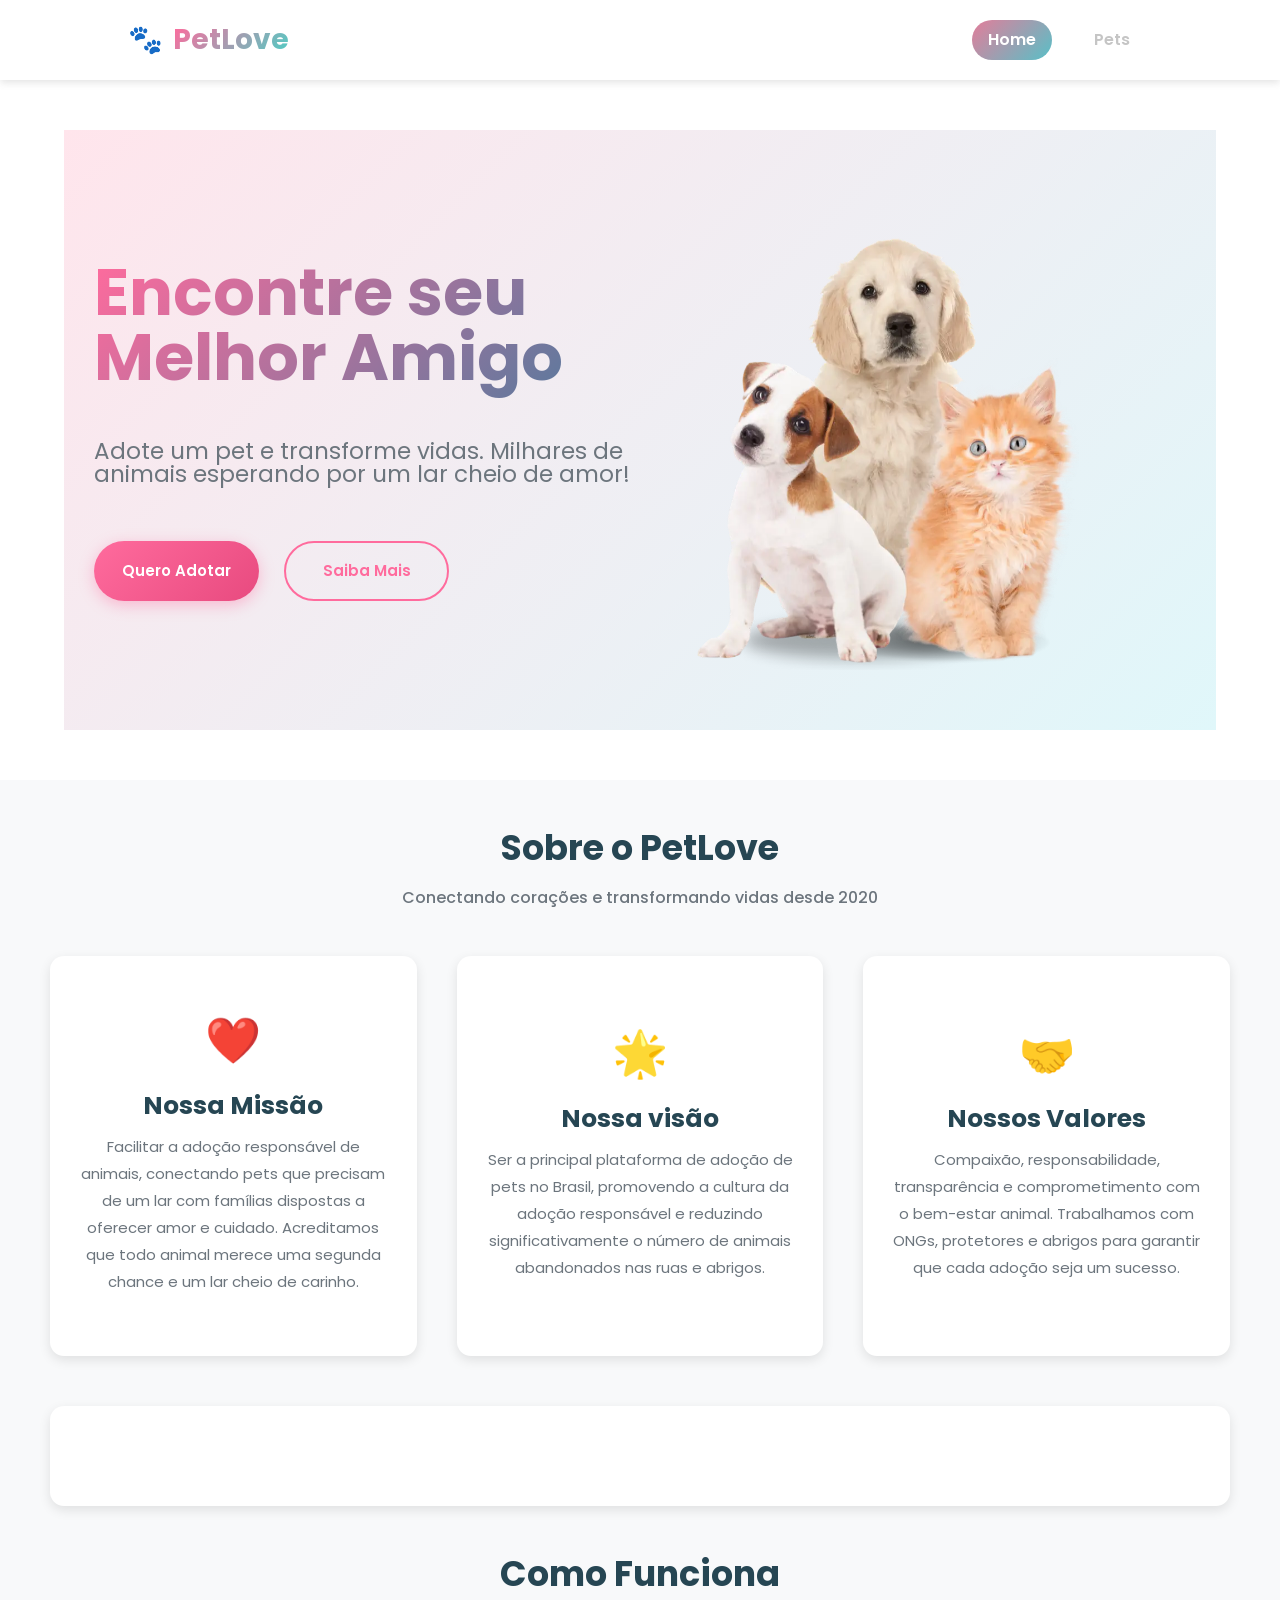
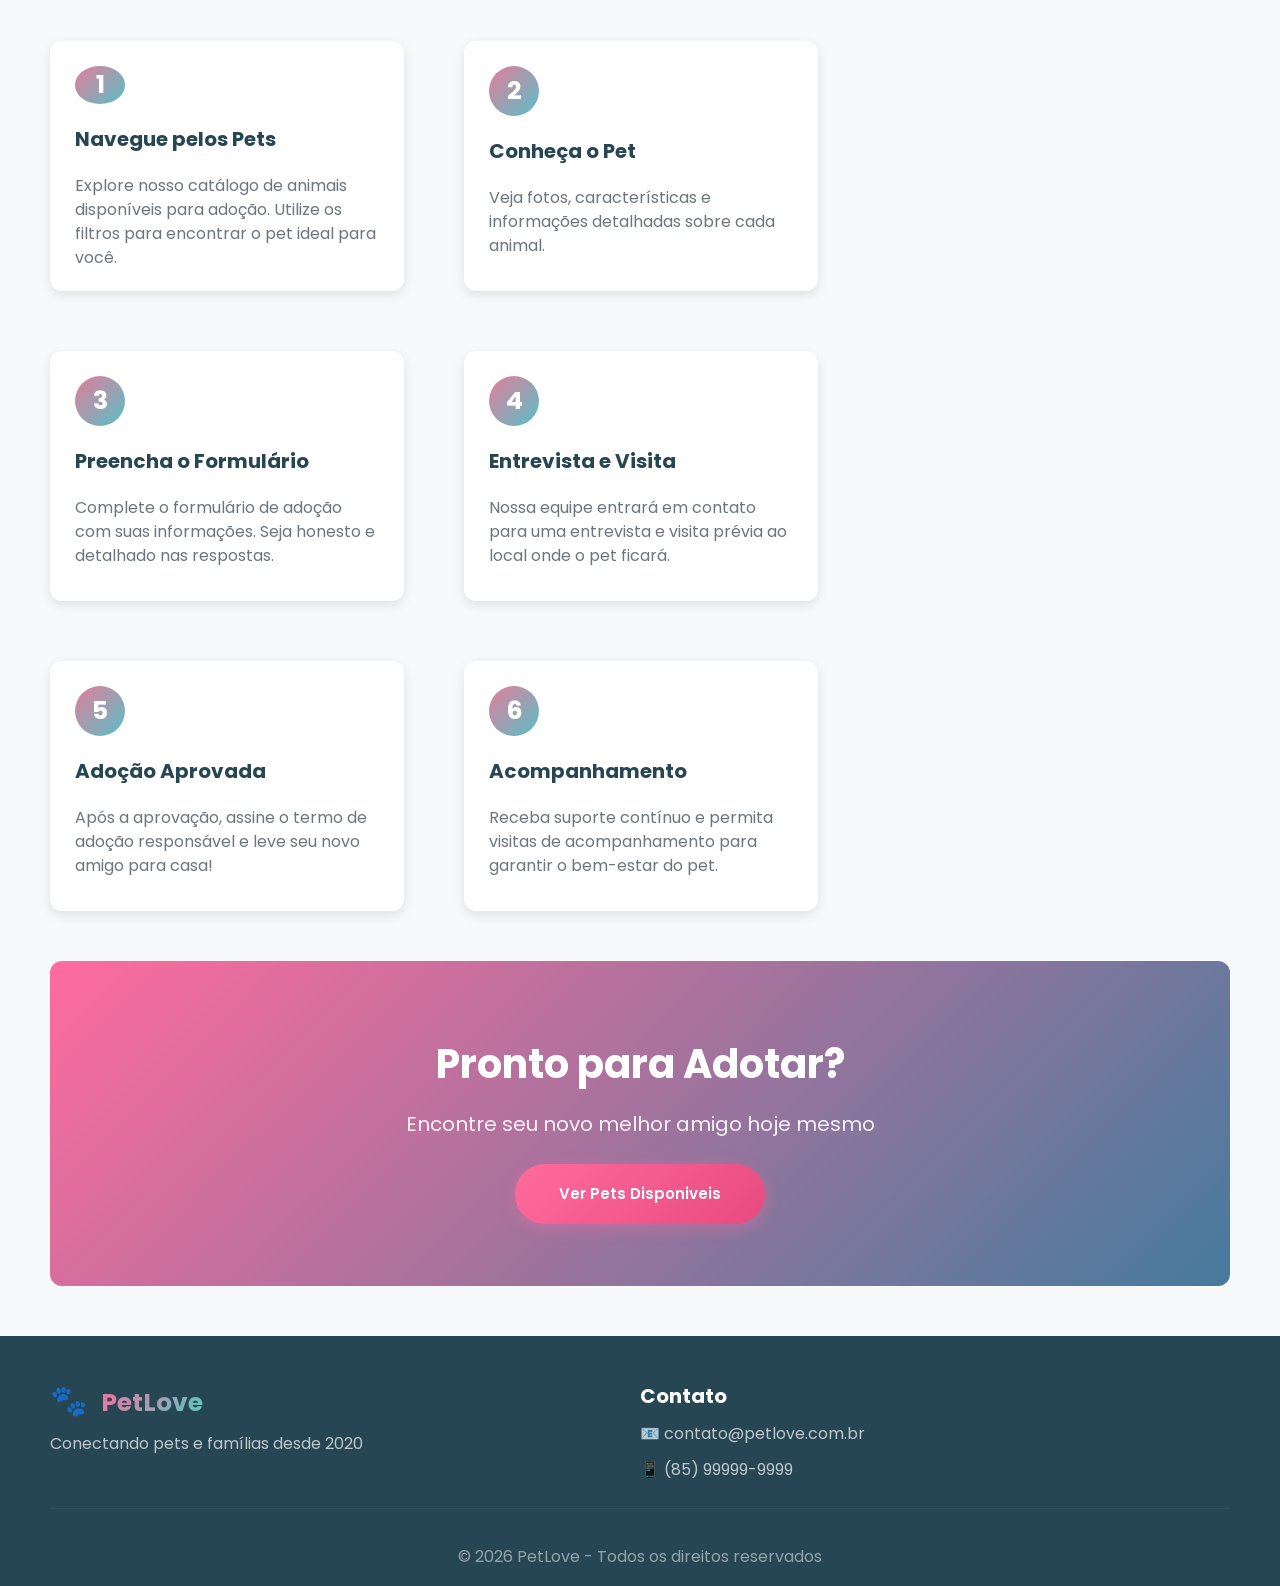
<file: index.html>
<!doctype html>
<html lang="en">
  <head>
    <meta charset="UTF-8" />
    <meta name="viewport" content="width=device-width, initial-scale=1.0" />
    <link rel="stylesheet" href="./styles/reset.css" />
    <link rel="stylesheet" href="./styles/main.css" />
    <link rel="stylesheet" href="index.css" />
    <title>PetLove - Adocao de Pets</title>
    <script src="scripts/menu.js" defer></script>
    <script src="index.js" defer></script>
    <script src="scripts/rodape.js" defer></script>
    <link rel="preconnect" href="https://fonts.googleapis.com" />
    <link rel="preconnect" href="https://fonts.gstatic.com" crossorigin />
    <link
      href="https://fonts.googleapis.com/css2?family=Poppins:ital,wght@0,100;0,200;0,300;0,400;0,500;0,600;0,700;0,800;0,900;1,100;1,200;1,300;1,400;1,500;1,600;1,700;1,800;1,900&display=swap"
      rel="stylesheet"
    />
  </head>
  <body>
    <div class="container-principal" id="container-principal">
      <div class="hero-container">
        <div class="hero-content">
          <h1 class="hero-title">Encontre seu Melhor Amigo</h1>
          <p class="hero-subtitle">
            Adote um pet e transforme vidas. Milhares de animais esperando por
            um lar cheio de amor!
          </p>
          <div class="hero-btns">
            <a class="hero-btn_primary" href="pages/pets/pets.html"
              >Quero Adotar</a
            >
            <a class="hero-btn_secondary" href="#how-it-works"">Saiba Mais</a>
          </div>
        </div>
        <div class="hero-img">
          <img src="assets/adoption-pets.webp" class="hero-pet_image" />
        </div>
      </div>
      <div class="all_about-container">
        <div class="about-container">
          <div class="about-title">
            <h1>Sobre o PetLove</h1>
            <h2>Conectando corações e transformando vidas desde 2020</h2>
          </div>
          <div class="about-content">
            <div class="about-card">
              <div class="card-icon">❤️</div>
              <h3>Nossa Missão</h3>
              <p>
                Facilitar a adoção responsável de animais, conectando pets que
                precisam de um lar com famílias dispostas a oferecer amor e
                cuidado. Acreditamos que todo animal merece uma segunda chance e
                um lar cheio de carinho.
              </p>
            </div>
            <div class="about-card">
              <div class="card-icon">🌟</div>
              <h3>Nossa visão</h3>
              <p>
                Ser a principal plataforma de adoção de pets no Brasil,
                promovendo a cultura da adoção responsável e reduzindo
                significativamente o número de animais abandonados nas ruas e
                abrigos.
              </p>
            </div>
            <div class="about-card">
              <div class="card-icon">🤝</div>
              <h3>Nossos Valores</h3>
              <p>
                Compaixão, responsabilidade, transparência e comprometimento com
                o bem-estar animal. Trabalhamos com ONGs, protetores e abrigos
                para garantir que cada adoção seja um sucesso.
              </p>
            </div>
          </div>
          <div class="status-content" id="status-content">
            <!--<div class="status-about_item">
              <div class="status-about_number">1.234</div>
              <div class="status-about_label">Pets Adotados</div>
            </div>
            <div class="status-about_item">
              <div class="status-about_number">456</div>
              <div class="status-about_label">Pets Disponiveis</div>
            </div>
            <div class="status-about_item">
              <div class="status-about_number">789</div>
              <div class="status-about_label">Familias Felizes</div>
            </div>
            <div class="status-about_item">
              <div class="status-about_number">50+</div>
              <div class="status-about_label">Parceiros</div>
            </div> -->
          </div>
          <div class="how-it-works" id="how-it-works">
            <h2>Como Funciona</h2>
            <div class="step-flex">
              <div class="step-card">
                <div class="step-number">1</div>
                <h3>Navegue pelos Pets</h3>
                <p>
                  Explore nosso catálogo de animais disponíveis para adoção.
                  Utilize os filtros para encontrar o pet ideal para você.
                </p>
              </div>
              <div class="step-card">
                <div class="step-number">2</div>
                <h3>Conheça o Pet</h3>
                <p>
                  Veja fotos, características e informações detalhadas sobre
                  cada animal.
                </p>
              </div>
              <div class="step-card">
                <div class="step-number">3</div>
                <h3>Preencha o Formulário</h3>
                <p>
                  Complete o formulário de adoção com suas informações. Seja
                  honesto e detalhado nas respostas.
                </p>
              </div>
              <div class="step-card">
                <div class="step-number">4</div>
                <h3>Entrevista e Visita</h3>
                <p>
                  Nossa equipe entrará em contato para uma entrevista e visita
                  prévia ao local onde o pet ficará.
                </p>
              </div>
              <div class="step-card">
                <div class="step-number">5</div>
                <h3>Adoção Aprovada</h3>
                <p>
                  Após a aprovação, assine o termo de adoção responsável e leve
                  seu novo amigo para casa!
                </p>
              </div>
              <div class="step-card">
                <div class="step-number">6</div>
                <h3>Acompanhamento</h3>
                <p>
                  Receba suporte contínuo e permita visitas de acompanhamento
                  para garantir o bem-estar do pet.
                </p>
              </div>
            </div>
          </div>
          <div class="cta-about">
            <h2>Pronto para Adotar?</h2>
            <p>Encontre seu novo melhor amigo hoje mesmo</p>
            <a href="pages/pets/pets.html">Ver Pets Disponiveis</a>
          </div>
          
        </div>
      </div>
      <footer class="footer-container" id="footer-container"> <!-- <div class="footer">
              <div class="footer-section">
                
                <div>
                <span class="paw-icon_footer">🐾</span>
                <span class="footer-logo_span">PetLove</span>
                </div>
                <p> Conectando pets e famílias desde 2020</p>
            </div>

            <div class="footer-section">
              <h4> Contato</h4>
              <a href="mailto:@gmail.com">📧 contato@petlove.com.br</a>
              <a href="tel: 0000000-0000"> 📱 (85) 99999-9999</a>
            </div>
            </div>
            
            <div class="footer-bottom">
              <p> © 2026 PetLove - Todos os direitos reservados </p>
            </div>
            --></footer>

    </div>
  </body>
</html>
</file>
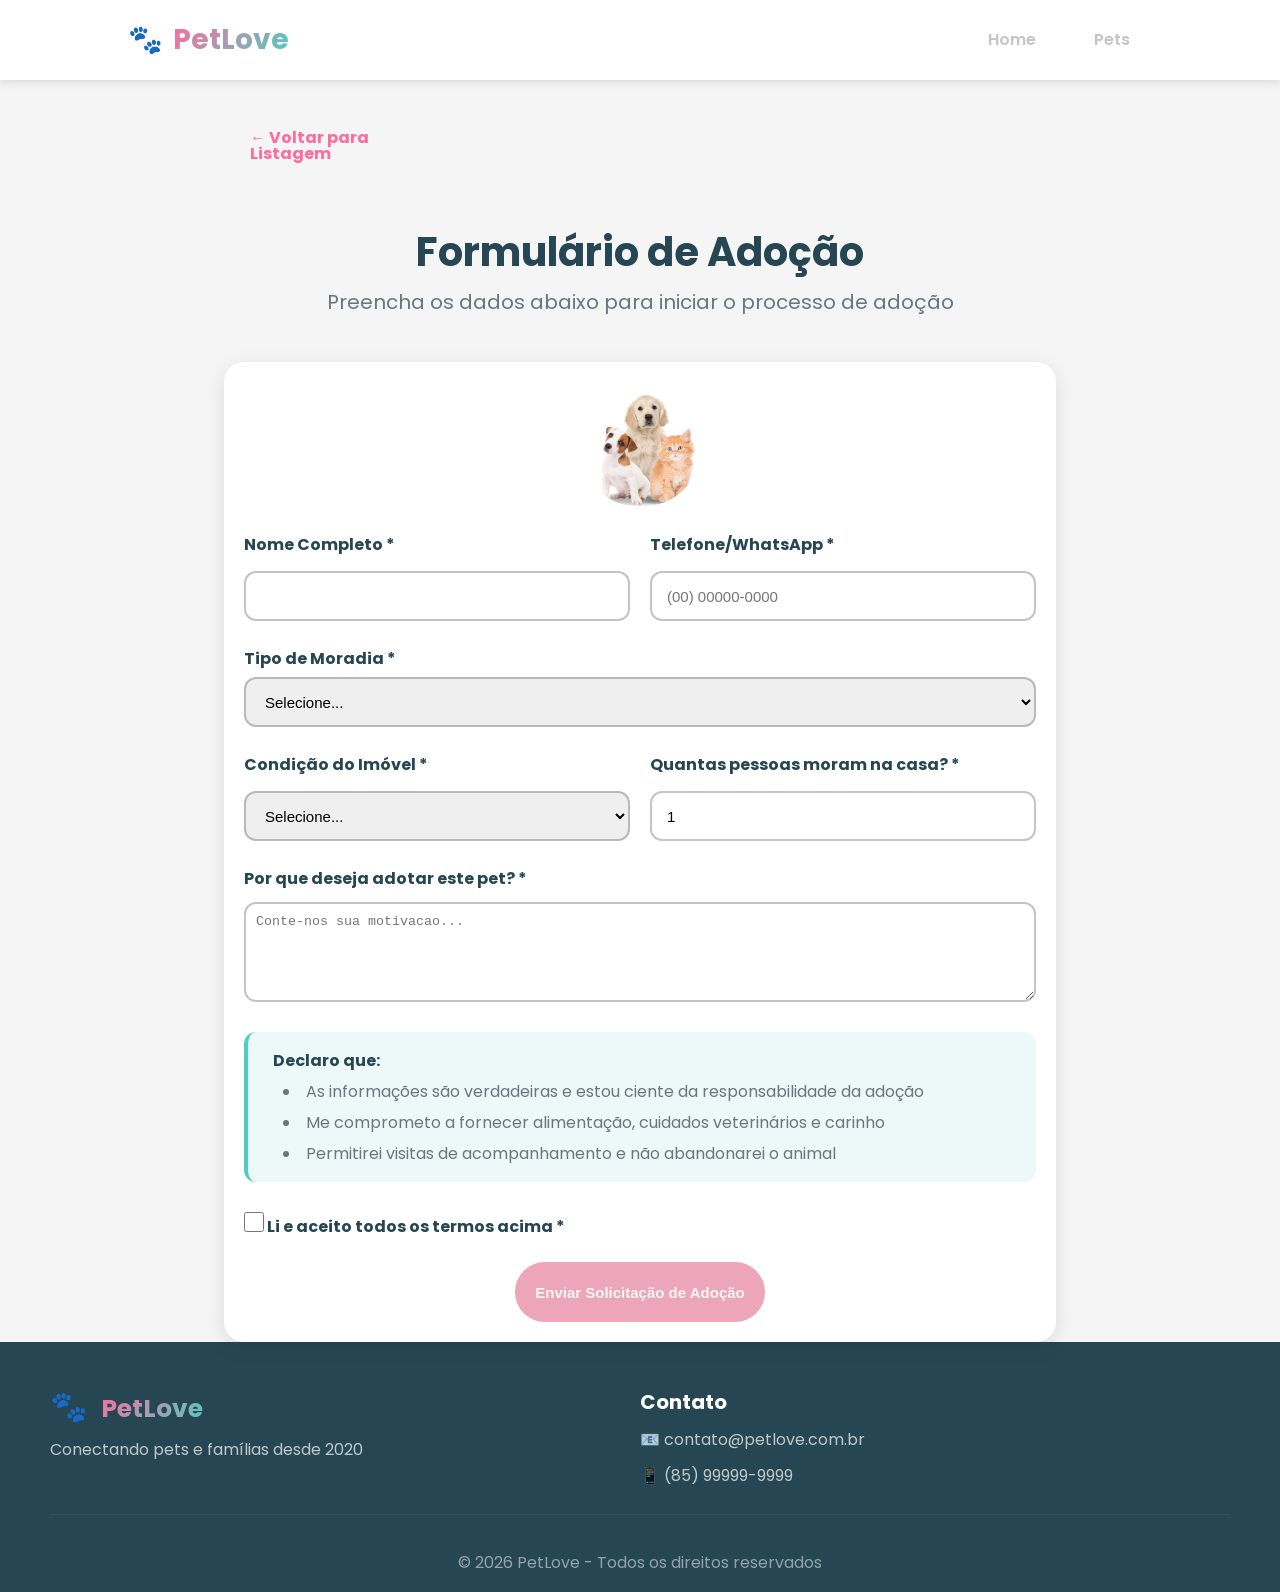
<file: pages/adocao/form.html>
<!doctype html>
<html lang="pt-br">
  <head>
    <meta charset="UTF-8" />
    <meta name="viewport" content="width=device-width, initial-scale=1.0" />
    <link rel="stylesheet" href="../../styles/reset.css" />
    <link rel="stylesheet" href="../../styles/main.css" />
    <link rel="stylesheet" href="form.css" />
    <link rel="preconnect" href="https://fonts.googleapis.com" />
    <link rel="preconnect" href="https://fonts.gstatic.com" crossorigin />
    <link
      href="https://fonts.googleapis.com/css2?family=Poppins:ital,wght@0,100;0,200;0,300;0,400;0,500;0,600;0,700;0,800;0,900;1,100;1,200;1,300;1,400;1,500;1,600;1,700;1,800;1,900&display=swap"
      rel="stylesheet"
    />
    <script src="../../scripts/menu.js" defer></script>
    <script src="../../scripts/rodape.js" defer></script>
    <script src="form.js" defer></script>
    <title>PetLove - Adocao de Pets</title>
  </head>
  <body>
    <div class="container-principal" id="container-principal">
      <form class="container-form" id="adocao-form">
        <a href="../pets/pets.html" class="voltar-link">← Voltar para Listagem</a>
        <div class="form-head">
          <h1>Formulário de Adoção</h1>
          <p>Preencha os dados abaixo para iniciar o processo de adoção</p>
        </div>
        <div class="adocao-form">
          <div>
            <img src="#" id="foto_do_pet" alt="foto do pet" class="foto_do_pet" />
          </div>
          <div class="form-row">
            <div class="form-group">
              <label for="input_nome">Nome Completo *</label>
              <input type="text" id="input_nome" class="input-nome" />
            </div>
            <div class="form-group">
              <label for="telefone">Telefone/WhatsApp *</label>
              <input
                type="number"
                placeholder="(00) 00000-0000"
                id="input_telefone"
                class="input_telefone"
              />
            </div>
          </div>
          <label for="tipo_moradia">Tipo de Moradia *</label>
          <select class="select_moradia" id="tipo_moradia">
            <option value="">Selecione...</option>
            <option value="casa">Casa</option>
            <option value="apartamento">Apartamento</option>
            <option value="sitio_chacara">Sitio/Chacara</option>
          </select>

          <div class="form-row">
            <div class="form-group">
              <label for="condicao_moradia">Condição do Imóvel *</label>
              <select class="select_condicao-moradia" id="condicao_moradia">
                <option value="">Selecione...</option>
                <option value="proprio">Proprio</option>
                <option value="alugado">Alugado</option>
                <option value="casa_familiares">Casa de Familiares</option>
              </select>
            </div>
            <div class="form-group">
              <label for="pessoas_casa">Quantas pessoas moram na casa? *</label>
              <input type="number" min="1" value="1" class="input_pessoas-casa" id="pessoas_casa" />
            </div>
          </div>
          <label for="motivo_adocao" class="label_textarea-motivo">Por que deseja adotar este pet? *</label>
          <textarea placeholder="Conte-nos sua motivacao..." class="textarea-motivacao" id="textarea-motivacao"></textarea>
          <ul class="termos_autorizacao">
            <strong> Declaro que:</strong>
            <li>
              As informações são verdadeiras e estou ciente da responsabilidade
              da adoção
            </li>
            <li>
              Me comprometo a fornecer alimentação, cuidados veterinários e
              carinho
            </li>
            <li>
              Permitirei visitas de acompanhamento e não abandonarei o animal
            </li>
          </ul>
          <label class="label-checkbox">
            <input
              type="checkbox"
              id="termos_aceitos"
              class="input_termos-aceitar"
            />
            <span class="label_termos-aceitar">
              Li e aceito todos os termos acima *</
            >
          </label>
          <button type="submit" class="btn-enviar">
            <span class="texto">Enviar Solicitação de Adoção</span>
            <span class="check">✔</span>
          </button>
        </div>
      </form>
    </div>
    <footer class="footer-container" id="footer-container"></footer>
  </body>
</html>
</file>
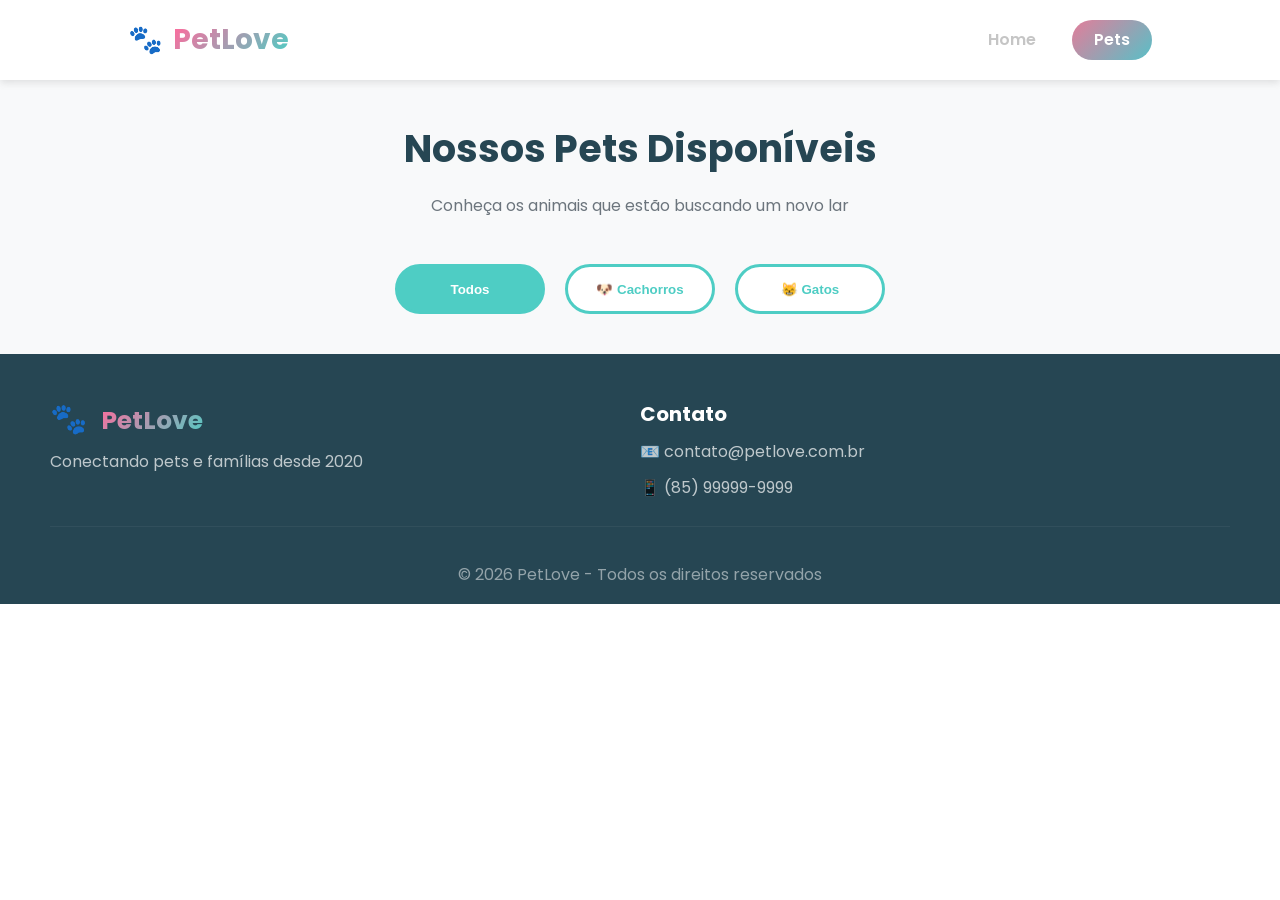
<file: pages/pets/pets.html>
<!doctype html>
<html lang="pt-br">
  <head>
    <meta charset="UTF-8" />
    <meta name="viewport" content="width=device-width, initial-scale=1.0" />
    <link rel="preconnect" href="https://fonts.googleapis.com" />
    <link rel="preconnect" href="https://fonts.gstatic.com" crossorigin />
    <link
      href="https://fonts.googleapis.com/css2?family=Poppins:ital,wght@0,100;0,200;0,300;0,400;0,500;0,600;0,700;0,800;0,900;1,100;1,200;1,300;1,400;1,500;1,600;1,700;1,800;1,900&display=swap"
      rel="stylesheet"
    />
    <link rel="stylesheet" href="../../styles/reset.css" />
    <link rel="stylesheet" href="../../styles/main.css" />
    <link rel="stylesheet" href="pets.css" />
    <title>PetLove - Adocao de Pets</title>
    <script src="pets.js" defer></script>
    <script src="../../scripts/rodape.js" defer></script>
  </head>
  <body>
    <div class="container-principal" id="container-principal">
      <div class="pets-section">
        <div class="container-pets">
          <div class="pets-title">
            <h2>Nossos Pets Disponíveis</h2>
            <p>Conheça os animais que estão buscando um novo lar</p>
          </div>
          <div class="filtros">
            <button class="filter-all" onclick="carregarTodos();">
              Todos
            </button>
            <button
              class="filter-cachorros"
              onclick="carregarCachorros();"
            >
              🐶 Cachorros
            </button>
            <button class="filter-gatos" onclick="carregarGatos();">
              😸 Gatos
            </button>
          </div>
          <div class="pets-cards_container" id="pets-cards_container"/>
            <!-- <div class="pet-card">
              <div class="pet-img">
                <img src="https://images.unsplash.com/photo-1587300003388-59208cc962cb?w=500" />
              </div>
                <div class="information-pet">
                  <h3 class="nome-pet">Thor</h3>
                  <p class="pet-breed">Labrador • 3 anos • Macho</p>
                  <p class="descricao-pet">
                    Thor é um cãozinho muito carinhoso e brincalhão! Adora
                    correr no parque.
                  </p>
                  <div class="pet-detalhes">
                    <span class="detalhe-item">📏 Grande</span>
                    <span class="detalhe-item">🎨 Dourado</span>
                    <span class="detalhe-item">💉 Vacinado</span>
                    <span class="detalhe-item">✂️ Castrado</span>
                  </div>
                  <a href="#" class="btn-ver-pet"
                    >Quero Adotar</a
                  >
                </div>
            </div> -->
            
          </div>
        </div>
      </div>
    </div>
    <footer class="footer-container" id="footer-container"></footer>
  </body>
</html>
</file>
<file: styles/main.css>
@import url("variaveis.css");
* {
  margin: 0;
  padding: 0;
  box-sizing: border-box;
}
body {
  font-family: var(--fonte-principal);
}

/* ==================== MENU ==================== */
.menu-container {
  display: flex;
  align-items: center; /* centraliza verticalmente */
  justify-content: space-between;
  width: 100%;
  height: 80px;
  padding: 0 10%;
  background-color: white;
  box-shadow: rgba(99, 99, 99, 0.2) 0px 2px 8px 0px;
  box-sizing: border-box;

  position: sticky;
  top: 0;
  z-index: 1000;
}

.menu-logo {
  display: flex;
  align-items: center;
  font-size: 28px;
  font-weight: bold;
}

.menu-logo_span {
  background: linear-gradient(
    135deg,
    var(--primary-color),
    var(--secondary-color)
  );
  background-clip: text;
  -webkit-text-fill-color: transparent;
}

.paw-icon {
  margin-right: 10px;
  display: inline-block;
  animation: pular 2.5s infinite ease-in-out;
}

@keyframes pular {
  0% {
    transform: translateY(0);
  }
  50% {
    transform: translateY(-8px);
  }
  100% {
    transform: translateY(0);
  }
}

/* ==================== BOTÕES ==================== */
.menu-link_container {
  display: flex; /* botões lado a lado */
  gap: 20px; /* espaço entre os botões */
}

.menu-link_home,
.menu-link_pets {
  display: flex;
  align-items: center;
  justify-content: center;
  text-decoration: none;
  cursor: pointer;
  font-size: 16px;
  font-weight: 550;
  padding: 8px 16px;
  border-radius: 35px;
  box-sizing: border-box;
  transition: all 0.3s ease;
}
.menu-link_home.ativo,
.menu-link_pets.ativo {
  background: var(--cor-principal);
  color: white;
}

.menu-link_pets {
  background: none;
  color: rgba(0, 0, 0, 0.226);
  width: 80px;
  height: 40px;
}

.menu-link_pets:hover {
  background: var(--cor-principal);
  color: white;
  border-radius: 35px;
  font-weight: 550;
}

.menu-link_home {
  width: 80px;
  height: 40px;
  color: rgba(0, 0, 0, 0.226);
  border-radius: 35px;
}
.menu-link_home:hover {
  background: var(--cor-principal);
  color: white;
  border-radius: 35px;
  font-weight: 550;
}
.footer-container {
  background: var(--dark);
  height: 250px;
  padding: 50px;
  display: flex;
  flex-direction: column;
  justify-content: space-between;
}
.footer {
  display: flex;
  justify-content: space-between;
  margin-bottom: 30px;
}
.footer-section {
  display: flex;
  flex-direction: column;
  gap: 20px;
  color: white;
  width: 50%;
}
.paw-icon_footer {
  margin-right: 10px;
  display: inline-block;
  animation: pular 2.5s infinite ease-in-out;
  font-size: 30px;
}
.footer-logo_span {
  background: linear-gradient(
    135deg,
    var(--primary-color),
    var(--secondary-color)
  );
  background-clip: text;
  -webkit-text-fill-color: transparent;
  font-weight: bold;
  font-size: 25px;
}
.footer-section h4 {
  color: white;
  font-size: 20px;
  font-weight: bold;
}
.footer-section a {
  opacity: 0.7;
  text-decoration: none;
  color: white;
}
.footer-section p {
  opacity: 0.7;
}
.footer-bottom {
  text-align: center;
  color: white;
  border-top: 1px solid rgba(255, 255, 255, 0.1);
  opacity: 0.5;
}
.footer-bottom p {
  margin-top: 40px;
}

/* Responsive for menu and footer */
@media (max-width: 768px) {
  .menu-container {
    flex-wrap: wrap;
    justify-content: center;
    padding: 10px 16px;
    height: auto;
    gap: 10px;
  }
  .menu-link_container {
    flex-wrap: wrap;
    justify-content: center;
    gap: 10px;
  }
  .footer-container {
    padding: 20px;
  }
  .footer {
    flex-direction: column;
    gap: 20px;
  }
  .footer-section {
    width: 100%;
    gap: 10px;
  }
}

@media (max-width: 480px) {
  .menu-logo {
    font-size: 22px;
  }
  .footer-container {
    height: auto;
    padding: 16px;
  }
  .footer-bottom p {
    margin-top: 20px;
    font-size: 14px;
  }
}
</file>
<file: index.css>
@import url("styles/variaveis.css");
html {
  scroll-behavior: smooth;
}
.hero-container {
  width: 90%;
  height: 600px;
  background: linear-gradient(135deg, #ffe5ec 0%, #e0f7fa 100%);
  margin: 0 auto;
  margin-top: 50px;
  display: flex;
  align-items: center;
  justify-content: space-between;
  box-sizing: border-box;
}
.hero-content {
  width: 50%;
  height: 80%;
  display: flex;
  align-items: center;
  flex-direction: column;
  justify-content: center;
  gap: 30px;
  animation: slideLeft 1.2s ease forwards;
}
.hero-title {
  font-size: 65px;
  font-weight: bold;
  background: linear-gradient(135deg, var(--primary-color), var(--purple-dark));
  margin-left: 30px;
  height: 150px;
  background-clip: text;
  -webkit-text-fill-color: transparent;
}
.hero-subtitle {
  font-size: 23px;
  margin-left: 30px;
  font-weight: 400;
  color: var(--text-light);
}
.hero-img {
  display: flex;
  align-items: center;
  width: 50%;
  height: 100%;
  animation: slideRight 1.2s ease forwards;
}
.hero-pet_image {
  width: 80%;
  height: 80%;
}
.hero-btns {
  display: flex;
  align-self: flex-start;
  gap: 25px;
  margin-top: 25px;
}

.hero-btn_primary,
.hero-btn_secondary {
  display: inline-flex;
  align-items: center;
  justify-content: center;
  text-decoration: none;
  border-radius: 35px;
  font-size: 15px;
  width: 165px;
  height: 60px;
  font-weight: 600;
  transition: all 0.3s ease;
  cursor: pointer;
}

.hero-btn_primary {
  background: linear-gradient(
    135deg,
    var(--primary-color),
    var(--primary-dark)
  );
  color: white;
  box-shadow: 0 4px 15px rgba(255, 107, 157, 0.4);
  border: none;
  margin-left: 30px;
}

.hero-btn_primary:hover {
  transform: translateY(-3px);
  box-shadow: 0 6px 20px rgba(255, 107, 157, 0.6);
}

.hero-btn_secondary {
  background: transparent;
  color: var(--primary-color);
  border: 2px solid var(--primary-color);
}

.hero-btn_secondary:hover {
  transform: translateY(-3px);
  background: linear-gradient(
    135deg,
    var(--primary-color),
    var(--primary-dark)
  );
  color: white;
}
.all_about-container {
  margin-top: 50px;
  background: var(--bg-light);
  padding: 50px;
}
.about-title {
  margin: 0 auto;
  width: 50%;
  text-align: center;
}
.about-title h1 {
  color: var(--dark);
  font-weight: bold;
  font-size: 35px;
}
.about-title h2 {
  margin-top: 25px;
  color: var(--text-light);
  font-weight: 500;
}
.about-content {
  display: flex;
  gap: 40px;
  margin-top: 50px;
  width: 100%;
}
.about-card {
  width: 33.3%;
  height: 400px;
  display: flex;
  flex-direction: column;
  align-items: center;
  justify-content: center;
  text-align: center;
  background-color: white;
  border-radius: 14px;
  padding: 25px;
  box-shadow: rgba(0, 0, 0, 0.1) 0px 4px 12px;
  transition:
    transform 0.3s ease,
    box-shadow 0.3s ease;
  margin-bottom: 50px;
}
.about-card:hover {
  transform: translateY(-5px);
}
.card-icon {
  display: flex;
  justify-content: center;
  align-items: center;
  font-size: 45px;
  margin-bottom: 30px;
}
.about-card h3 {
  margin-bottom: 15px;
  color: var(--dark);
  font-weight: bold;
  font-size: 25px;
}
.about-card p {
  color: var(--text-light);
  font-size: 15px;
  line-height: 1.8;
}
.status-content {
  width: 100%;
  padding: 50px;
  background-color: white;
  margin: 0 auto;
  display: flex;
  gap: 33px;
  justify-content: space-between;
  text-align: center;
  border-radius: 14px;
  box-shadow: rgba(0, 0, 0, 0.1) 0px 4px 12px;
}

.status-about_item {
  width: 33%;
  padding: 10px;
  text-align: center;
}
.status-about_number {
  margin-bottom: 20px;
  background: var(--cor-principal);
  font-weight: bold;
  font-size: 40px;
  background-clip: text;
  -webkit-text-fill-color: transparent;
}
.status-about_label {
  color: var(--text-light);
  font-weight: 400;
}
.how-it-works {
  text-align: center;
  width: 100%;
}
.how-it-works h2 {
  color: var(--dark);
  font-weight: bold;
  margin-top: 50px;
  font-size: 35px;
}
.step-flex {
  display: flex;
  gap: 60px;
  flex-direction: row;
  width: 100%;
  flex-wrap: wrap;
  margin-top: 50px;
}
.step-card {
  width: 30%;
  display: flex;
  flex-direction: column;
  text-align: left;
  background-color: white;
  border-radius: 12px;
  padding: 25px;
  height: 250px;
  box-shadow: rgba(0, 0, 0, 0.1) 0px 4px 12px;
  line-height: 1.5;
  transition:
    transform 0.3s ease,
    box-shadow 0.3s ease;
}
.step-card:hover {
  transform: translateY(-5px);
}
.step-card h3 {
  color: var(--dark);
  font-size: 20px;
  font-weight: bold;
  margin-bottom: 20px;
}
.step-card p {
  color: var(--text-light);
}

.step-number {
  color: white;
  display: flex;
  justify-content: center;
  align-items: center;
  font-weight: bold;
  font-size: 25px;
  margin-bottom: 20px;

  background: var(--cor-principal);
  width: 50px;
  height: 50px;
  border-radius: 50%;
}
.cta-about {
  background: linear-gradient(135deg, var(--primary-color), var(--purple-dark));
  width: 100%;
  height: 325px;
  margin-top: 50px;
  border-radius: 12px;
  display: flex;
  justify-content: center;
  align-items: center;
  flex-direction: column;
  text-align: center;
  gap: 30px;
  padding: 30px;
}
.cta-about h2 {
  margin-top: 20px;
  color: white;
  font-size: 40px;
  font-weight: bold;
}
.cta-about p {
  color: white;
  opacity: 0.9;
  font-size: 20px;
}
.cta-about a {
  background: linear-gradient(
    135deg,
    var(--primary-color),
    var(--primary-dark)
  );
  color: white;
  box-shadow: 0 4px 15px rgba(255, 107, 157, 0.4);
  border: none;
  display: inline-flex;
  align-items: center;
  justify-content: center;
  text-decoration: none;
  border-radius: 35px;
  font-size: 15px;
  width: 250px;
  height: 60px;
  font-weight: 600;
  transition: all 0.3s ease;
  cursor: pointer;
  text-align: center;
}
.cta-about a:hover {
  transform: translateY(-3px);
  box-shadow: 0 6px 20px rgba(255, 107, 157, 0.6);
}

@keyframes slideLeft {
  from {
    opacity: 0;
    transform: translateX(-80px);
  }
  to {
    opacity: 1;
    transform: translateX(0);
  }
}

@keyframes slideRight {
  from {
    opacity: 0;
    transform: translateX(80px);
  }
  to {
    opacity: 1;
    transform: translateX(0);
  }
}

/* Responsive Mobile */
@media (max-width: 1024px) {
  .hero-container {
    flex-direction: column;
    align-items: center;
    height: auto;
    padding: 20px 0;
  }
  .hero-content,
  .hero-img {
    width: 100%;
  }
  .hero-title {
    font-size: 48px;
    margin-left: 0;
    height: auto;
    text-align: center;
  }
  .hero-subtitle {
    font-size: 20px;
    margin-left: 0;
    text-align: center;
  }
  .hero-btns {
    justify-content: center;
    margin-top: 15px;
  }
  .about-title {
    width: 100%;
  }
  .about-content {
    flex-wrap: wrap;
    gap: 20px;
  }
  .about-card {
    width: 100%;
    height: auto;
  }
  .step-flex {
    gap: 20px;
  }
  .step-card {
    width: 100%;
    height: auto;
  }
}

@media (max-width: 768px) {
  .hero-title {
    font-size: 36px;
  }
  .hero-subtitle {
    font-size: 18px;
  }
  .hero-btn_primary,
  .hero-btn_secondary {
    width: 140px;
    height: 50px;
    font-size: 14px;
  }
  .all_about-container {
    padding: 30px 16px;
  }
  .about-card {
    padding: 20px;
  }
  .status-content {
    flex-direction: column;
    align-items: center;
    gap: 15px;
  }
  .cta-about {
    height: auto;
    padding: 25px;
  }
  .cta-about h2 {
    font-size: 30px;
  }
  .cta-about p {
    font-size: 18px;
  }
}

@media (max-width: 480px) {
  .hero-title {
    font-size: 28px;
  }
  .hero-subtitle {
    font-size: 16px;
  }
  .hero-btns {
    flex-direction: column;
    gap: 12px;
  }
  .about-title h1 {
    font-size: 28px;
  }
  .about-title h2 {
    font-size: 18px;
  }
  .step-number {
    width: 45px;
    height: 45px;
    font-size: 20px;
  }
}
</file>
<file: pages/adocao/form.css>
@import url("../../styles/variaveis.css");
body {
  background-color: #f5f5f5;
}
input[type="text"],
input[type="number"],
select {
  margin-top: 10px;
  margin-bottom: 30px;
  width: 90%;
  border: 2px solid #3e3e3e4d;
  height: 50px;
  border-radius: 12px;
  transition: border 0.3s ease;
  padding-left: 15px;
  font-size: 15px;
}
label {
  color: var(--dark);
  font-weight: bold;
}
select {
  width: 100% !important ;
}
input:focus,
select:focus {
  outline: none;
  /* borda degradê */
  border: 3px solid transparent;
  background-image:
    linear-gradient(white, white),
    linear-gradient(135deg, var(--base, #3e3e3e), #fce9e9);
  background-origin: border-box;
  background-clip: padding-box, border-box;
  box-shadow: 0 0 0 3px rgba(0, 0, 0, 0.08);
  transform: scale(1.01);
}
ul {
  list-style: disc inside;
}
.container-form {
  display: flex;
  flex-direction: column;
}
.voltar-link {
  position: relative;
  color: var(--primary-color);
  margin-top: 50px;
  margin-left: 250px;
  font-weight: bold;
  transition: transform 0.25s ease;
  text-decoration: none;
  width: 193px;
}

.voltar-link::after {
  content: "";
  position: absolute;
  left: 0;
  bottom: -3px;
  width: 0;
  height: 2px;
  background-color: currentColor;
  transition: width 0.3s ease;
}

.voltar-link:hover {
  transform: translateX(-10px);
}

.voltar-link:hover::after {
  width: 100%;
}
.form-head {
  margin: 0 auto;
  margin-bottom: 50px;
}
.form-head h1 {
  color: var(--dark);
  font-weight: bold;
  font-size: 40px;
  margin-top: 70px;
  text-align: center;
}
.form-head p {
  color: var(--text-light);
  margin-top: 20px;
  font-size: 20px;
}
.adocao-form {
  background-color: white;
  padding: 20px;
  margin: 0 auto;
  display: flex;
  flex-direction: column;
  border-radius: 20px;
  width: 65%;
  box-shadow: 0 5px 20px var(--shadow);
}
.foto_do_pet img {
  width: 100%;
  height: 100%;
}
.foto_do_pet {
  width: 125px;
  height: 125px;
  margin: 0 auto;
  display: flex;
  justify-content: center;
  align-items: center;
  margin-bottom: 30px;
  border-radius: 50%;
}
.form-row {
  display: flex;
  flex-direction: row;
  flex-wrap: wrap;
  align-items: flex-start;
  gap: 20px;
}
.form-group {
  flex: 1 1 calc(50% - 10px);
  min-width: 180px;
  display: flex;
  flex-direction: column;
}
.input_telefone::placeholder {
  font-size: 15px;
}
.form-row input,
.form-row select {
  width: 100%;
  box-sizing: border-box;
}
.form-row label {
  margin-bottom: 8px;
}
.label_textarea-motivo {
  margin-bottom: 15px;
}
.textarea-motivacao {
  width: 100%;
  height: 100px;
  padding: 10px;
  transition: all 0.3s ease;
  border-radius: 12px;
  border: 2px solid #3e3e3e4d;
}
.textarea-motivacao:focus {
  outline: none;
  border: 3px solid transparent;
  background-image:
    linear-gradient(white, white),
    linear-gradient(135deg, var(--base, #3e3e3e), #fce9e9);
  background-origin: border-box;
  background-clip: padding-box, border-box;
  box-shadow: 0 0 0 3px rgba(0, 0, 0, 0.08);
  transform: scale(1.01);
}
.termos_autorizacao {
  margin-bottom: 30px;
  margin-top: 30px;
  background-color: #ecf9f8;
  display: flex;
  flex-direction: column;
  justify-content: center;
  gap: 15px;
  border-radius: 12px;
  height: 150px;
  border-left: 4px solid var(--secondary-color);
}
.termos_autorizacao strong {
  color: var(--dark);
  font-weight: bold;
  margin-left: 25px;
}
.termos_autorizacao li {
  color: var(--text-light);
  margin-left: 35px;
}
.input_termos-aceitar {
  width: 20px;
  height: 20px;
  margin-bottom: 30px;
}
.btn-enviar {
  background: linear-gradient(
    135deg,
    var(--primary-color),
    var(--primary-dark)
  );
  color: white;
  box-shadow: 0 4px 15px rgba(255, 107, 157, 0.4);
  border: none;
  display: inline-flex;
  align-items: center;
  justify-content: center;
  text-decoration: none;
  border-radius: 35px;
  font-size: 15px;
  width: 250px;
  height: 60px;
  font-weight: 600;
  transition: all 0.3s ease;
  cursor: pointer;
  text-align: center;
  margin: 0 auto;
}
.btn-enviar:hover {
  transform: translateY(-3px);
  box-shadow: 0 6px 20px rgba(255, 107, 157, 0.6);
}
.btn-enviar:focus-visible {
  transform: translateY(-3px);
  box-shadow: 0 6px 20px rgba(255, 107, 157, 0.6);
}
.btn-enviar:disabled {
  background: #e47f9f;
  color: #f6f6f6;
  box-shadow: none;
  cursor: not-allowed;
  opacity: 0.7;
}
.btn-enviar {
  position: relative;
  overflow: hidden;
}

/* texto normal */
.btn-enviar .texto {
  transition: opacity 0.3s ease;
}

/* check escondido */
.btn-enviar .check {
  position: absolute;
  font-size: 22px;
  opacity: 0;
  transform: scale(0.5);
  transition: all 0.4s ease;
}

/* estado de sucesso */
.btn-enviar.sucesso {
  background: #28a745; /* verde */
}

/* some texto */
.btn-enviar.sucesso .texto {
  opacity: 0;
}

/* aparece check */
.btn-enviar.sucesso .check {
  opacity: 1;
  transform: scale(1.2);
}

/* animação extra (efeito pop) */
.btn-enviar.sucesso .check {
  animation: pop 0.4s ease;
}

@keyframes pop {
  0% {
    transform: scale(0.5);
  }
  70% {
    transform: scale(1.4);
  }
  100% {
    transform: scale(1.2);
  }
}

/* Responsive Mobile */
@media (max-width: 1024px) {
  .adocao-form {
    width: 90%;
  }
  .voltar-link {
    margin-left: auto;
    margin-right: auto;
  }
  .form-head h1 {
    font-size: 32px;
  }
  .form-head p {
    font-size: 18px;
  }
  .form-row {
    flex-direction: column;
  }
  .form-group {
    width: 100%;
  }
  .texto,
  .check {
    font-size: 14px;
  }
}

@media (max-width: 768px) {
  .adocao-form {
    width: 97%;
    padding: 15px;
  }
  .foto_do_pet {
    width: 100px;
    height: 100px;
  }
  .btn-enviar {
    width: 100%;
  }
}

@media (max-width: 480px) {
  .label_textarea-motivo,
  .termos_autorizacao {
    font-size: 14px;
  }
  .textarea-motivacao {
    height: 90px;
  }
  .input_termos-aceitar {
    width: 16px;
    height: 16px;
  }
}
</file>
<file: pages/pets/pets.css>
@import url("../../styles/variaveis.css");

.pets-section {
  background: var(--bg-light);
}
.container-pets {
  display: flex;
  flex-direction: column;
  gap: 20px;
}
.pets-title {
  text-align: center;
}
.pets-title h2 {
  color: var(--dark);
  font-weight: bold;
  font-size: 38px;
  text-align: center;
  margin-bottom: 30px;
  margin-top: 50px;
}
.pets-title p {
  color: var(--text-light);
  margin-bottom: 30px;
}
.filtros {
  display: flex;
  gap: 20px;
  margin: 0 auto;
}
.filtros button {
  width: 150px;
  height: 50px;
  border-radius: 50px;
  cursor: pointer;
  color: var(--secondary-color);
  border: 3px solid var(--secondary-color);
  background-color: white;
  margin-bottom: 20px;
  font-weight: bold;
  transition: all 0.3s ease;
}
.filtros button:hover {
  background-color: var(--secondary-color);
  color: white;
  transform: translateY(-3px);
}
.filtros button.active {
  background-color: var(--secondary-color);
  color: white;
}
.filter-cachorros:focus {
  background-color: red;
}
.pets-cards_container {
  display: flex;
  flex-wrap: wrap;
  width: 90%;
  margin: 0 auto;
  gap: 60px;
  align-items: stretch;
}
.pet-card {
  display: flex;
  flex-direction: column;
  background-color: white;
  box-shadow: 0 5px 20px var(--shadow);
  width: 30%;
  border-radius: 30px 30px 0 0;
  margin-bottom: 50px;
  transition: ease 0.4s;
}
.pet-card:hover {
  transform: translateY(-10px);
}
.pet-img {
  width: 100%;
  height: 250px;
  position: relative;
  overflow: hidden;
  border-radius: 30px 30px 0 0;
}
.pet-img img {
  width: 100%;
  height: 100%;
  object-fit: cover;
  transition: transform 0.4s ease;
}
.pet-card:hover .pet-img img {
  transform: scale(1.1);
}
.information-pet {
  display: flex;
  flex-direction: column;
  gap: 20px;
  padding: 20px;
  flex: 1;
}
.nome-pet {
  color: var(--dark);
  font-weight: bold;
  font-size: 25px;
}
.pet-breed,
.descricao-pet,
.pet-detalhes {
  color: var(--text-light);
}
.pet-detalhes {
  display: flex;
  gap: 20px;
  text-align: center;
  flex-wrap: wrap;
}
.detalhe-item {
  background-color: var(--bg-light);
  display: flex;
  align-items: center;
  justify-content: center;
  border-radius: 20px;
  width: 120px;
  height: 30px;
  text-align: center;
}
.btn-ver-pet {
  text-decoration: none;
  background: linear-gradient(135deg, var(--orange), var(--accent-color));
  color: var(--dark);
  font-weight: bold;
  display: flex;
  align-items: center;
  justify-content: center;
  width: 100%;
  height: 50px;
  border-radius: 14px;
  transition: ease 0.4s;
  margin-top: auto;
}
.btn-ver-pet:hover {
  transform: translateY(-2px);
  box-shadow: 0 4px 15px rgba(244, 162, 97, 0.4);
}

/* Responsive Mobile */
@media (max-width: 1024px) {
  .filtros {
    flex-wrap: wrap;
    justify-content: center;
    gap: 12px;
  }
  .pets-cards_container {
    width: 95%;
    gap: 20px;
    justify-content: center;
  }
  .pet-card {
    width: calc(50% - 10px);
  }
}

@media (max-width: 768px) {
  .pet-card {
    width: 100%;
  }
  .pet-img {
    height: 220px;
  }
  .nome-pet {
    font-size: 22px;
  }
  .pet-breed,
  .descricao-pet,
  .pet-detalhes {
    font-size: 14px;
  }
}

@media (max-width: 480px) {
  .filtros button {
    width: 100%;
    font-size: 14px;
  }
  .pet-img {
    height: 180px;
  }
  .detalhe-item {
    width: auto;
    padding: 6px 10px;
    font-size: 12px;
  }
}
</file>
